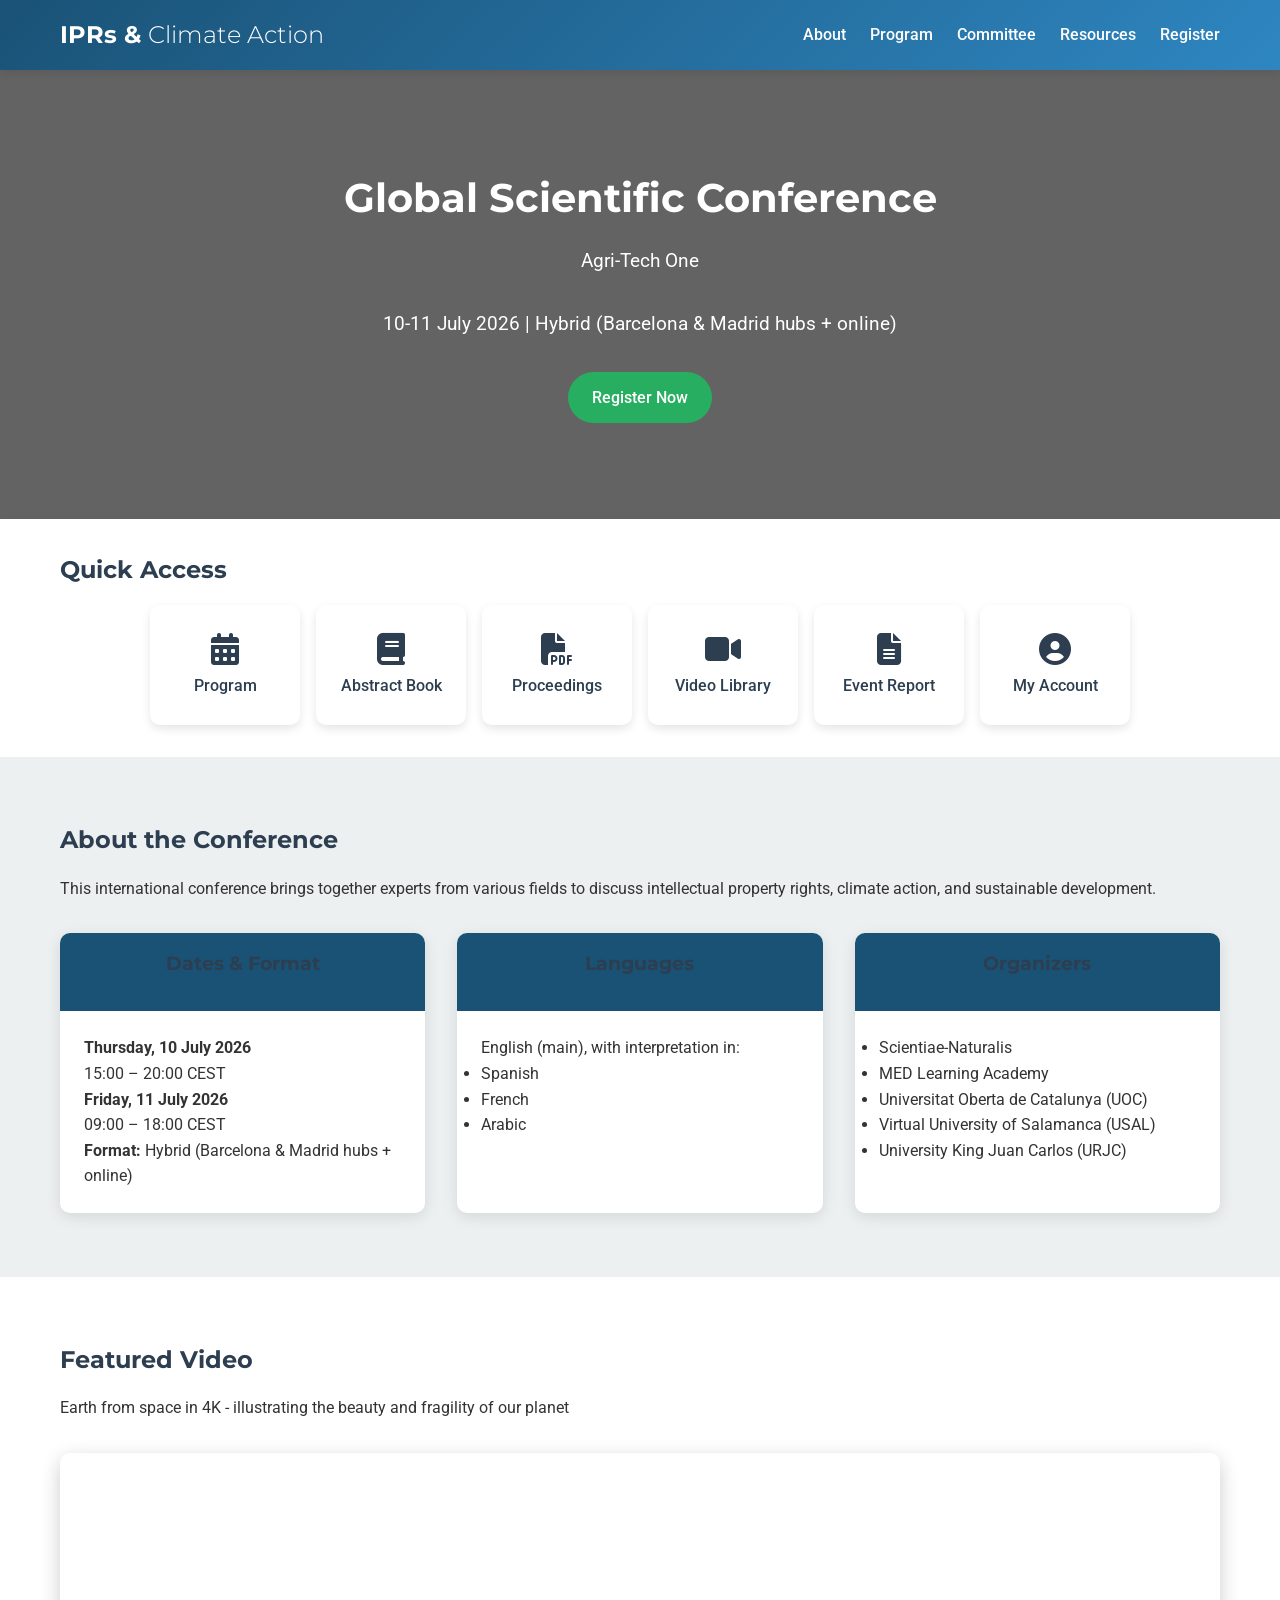
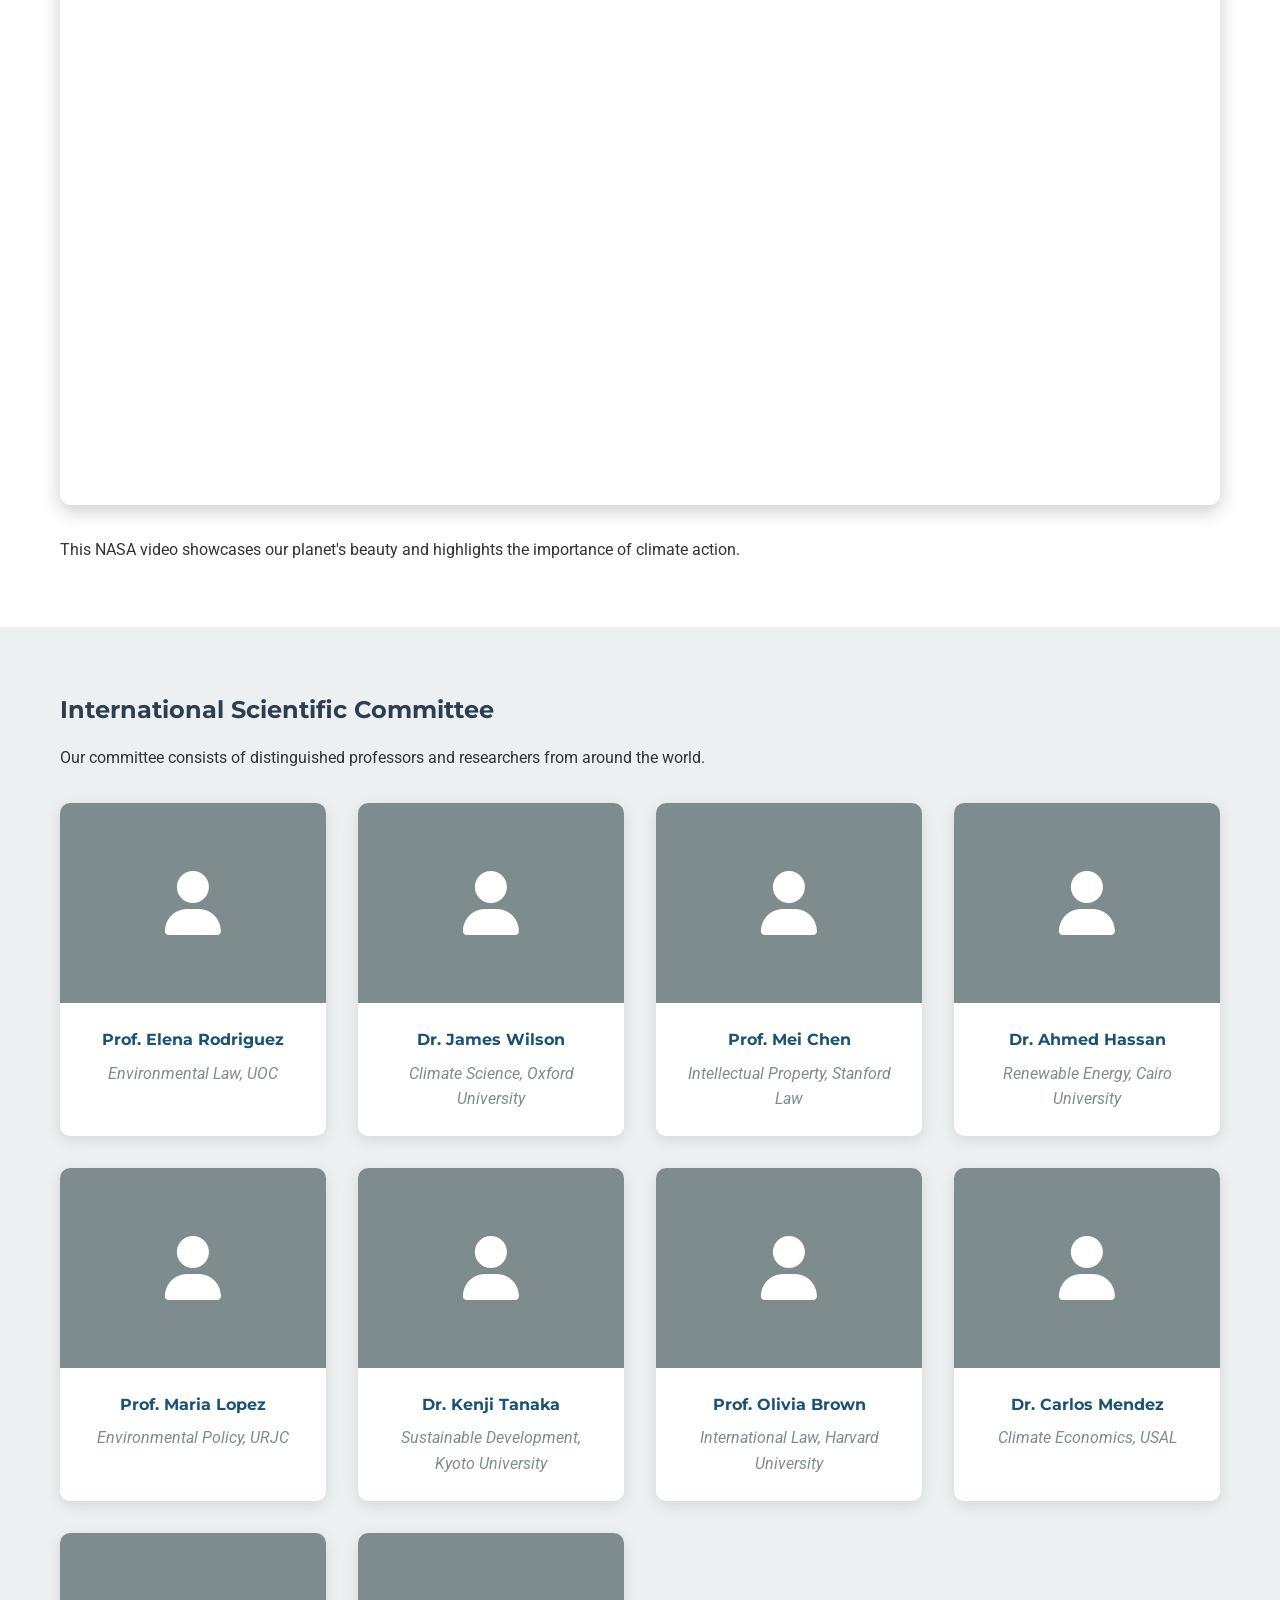
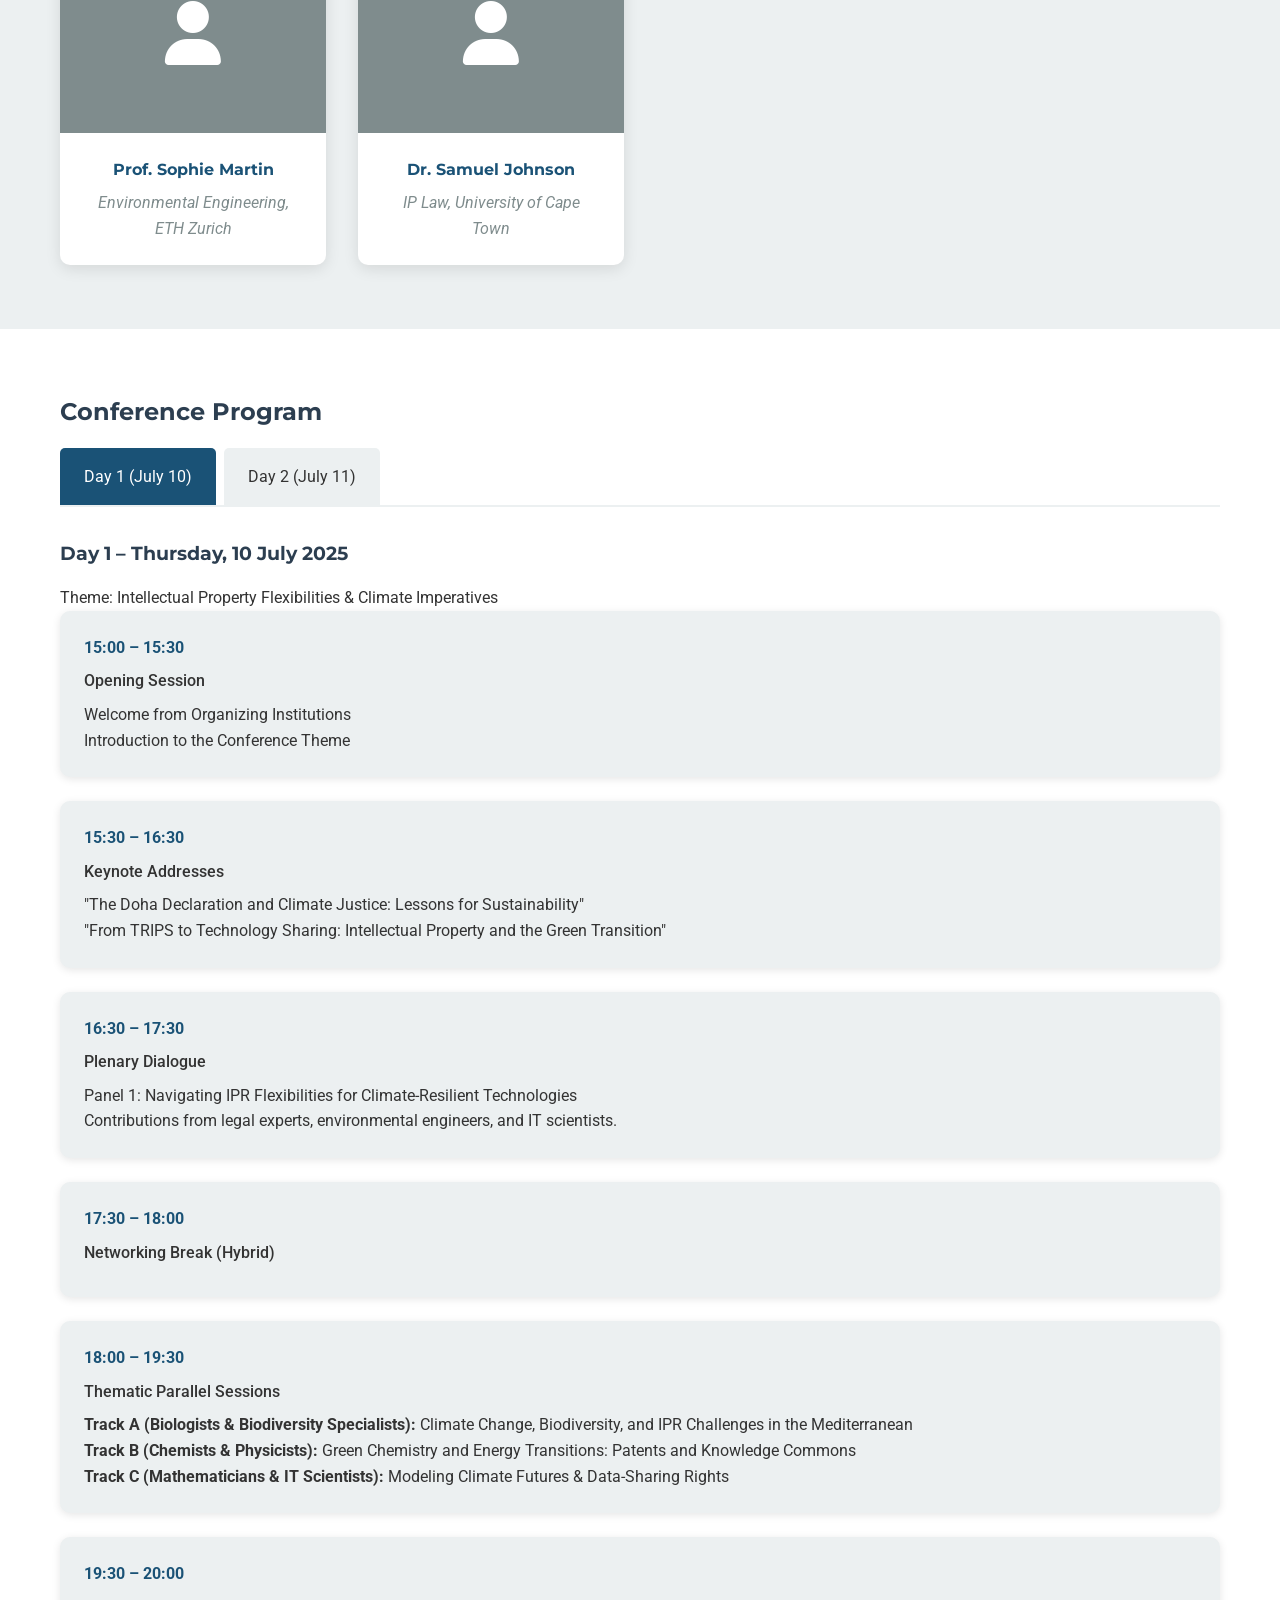
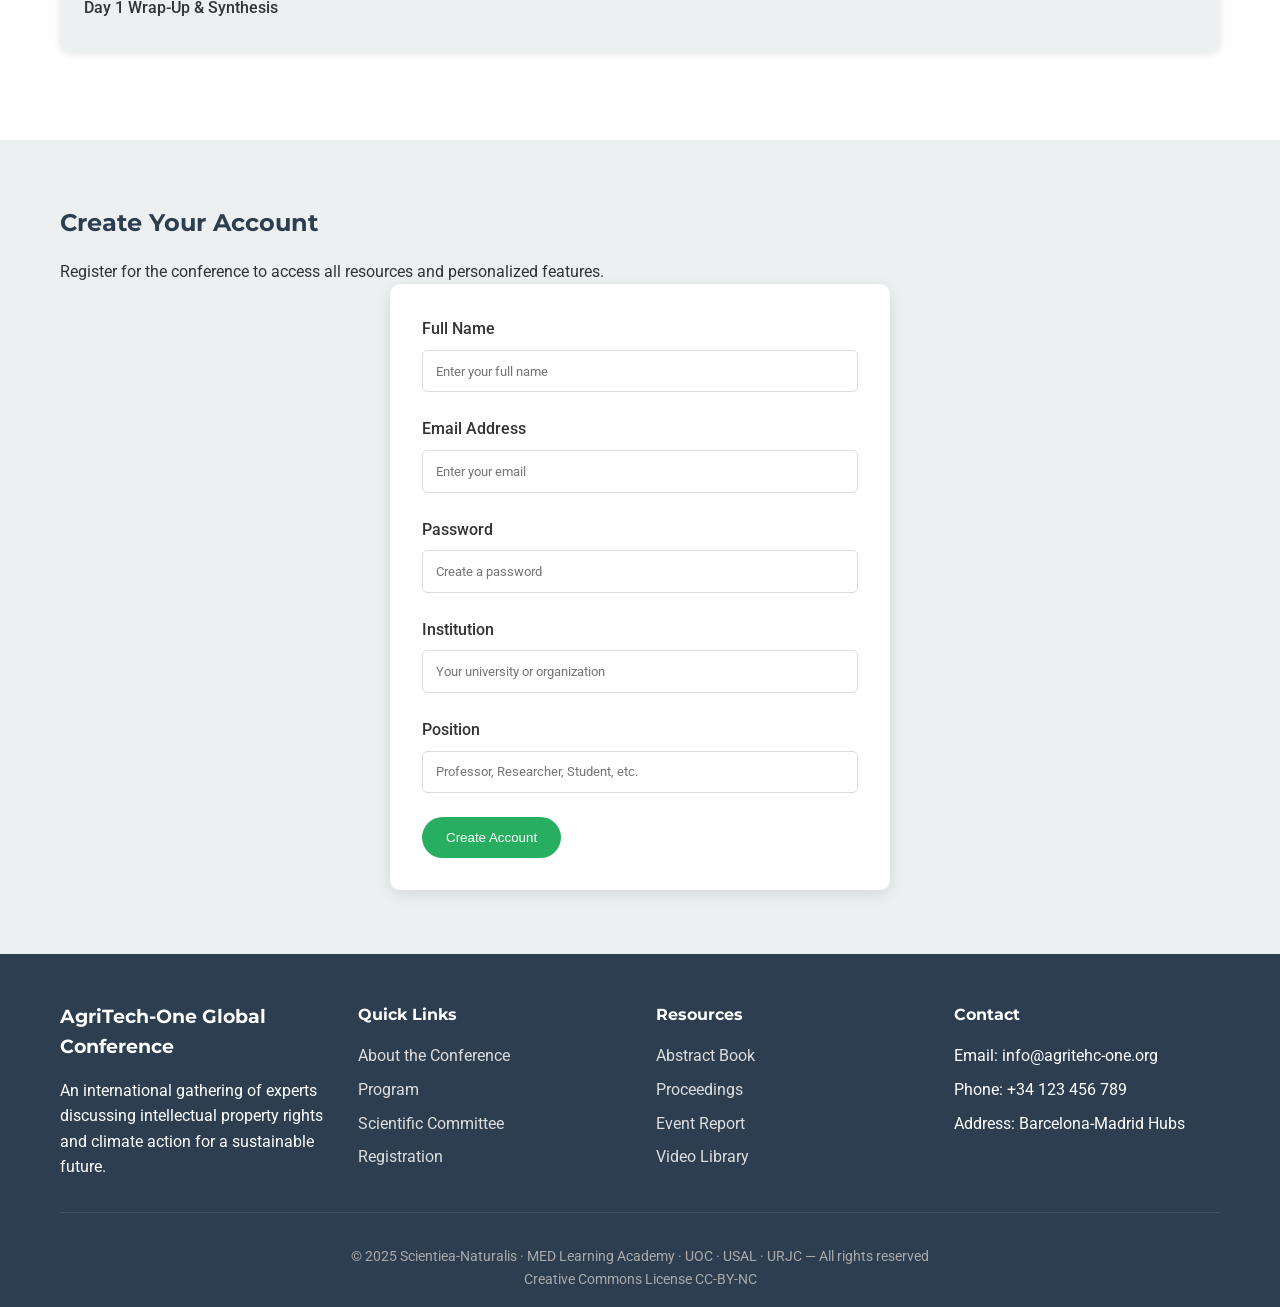
<file: index.html>
<!DOCTYPE html>
<html lang="en">
<head>
    <meta charset="UTF-8">
    <meta name="viewport" content="width=device-width, initial-scale=1.0">
    <title>Global Scientific Conference AgrTech-One </title>
    <link rel="stylesheet" href="https://cdnjs.cloudflare.com/ajax/libs/font-awesome/6.4.0/css/all.min.css">
    <link href="https://fonts.googleapis.com/css2?family=Roboto:wght@300;400;500;700&family=Montserrat:wght@400;500;700&display=swap" rel="stylesheet">
    <style>
        :root {
            --primary: #1a5276;
            --secondary: #2e86c1;
            --accent: #27ae60;
            --light: #ecf0f1;
            --dark: #2c3e50;
            --gray: #7f8c8d;
        }
        
        * {
            margin: 0;
            padding: 0;
            box-sizing: border-box;
        }
        
        body {
            font-family: 'Roboto', sans-serif;
            line-height: 1.6;
            color: #333;
            background-color: #f9f9f9;
        }
        
        h1, h2, h3, h4, h5 {
            font-family: 'Montserrat', sans-serif;
            margin-bottom: 1rem;
            color: var(--dark);
        }
        
        .container {
            width: 100%;
            max-width: 1200px;
            margin: 0 auto;
            padding: 0 20px;
        }
        
        /* Header Styles */
        header {
            background: linear-gradient(135deg, var(--primary), var(--secondary));
            color: white;
            padding: 1rem 0;
            position: sticky;
            top: 0;
            z-index: 1000;
            box-shadow: 0 2px 10px rgba(0, 0, 0, 0.1);
        }
        
        .header-content {
            display: flex;
            justify-content: space-between;
            align-items: center;
        }
        
        .logo {
            display: flex;
            align-items: center;
        }
        
        .logo h1 {
            font-size: 1.5rem;
            color: white;
            margin: 0;
        }
        
        .logo span {
            font-weight: 300;
        }
        
        nav ul {
            display: flex;
            list-style: none;
        }
        
        nav ul li {
            margin-left: 1.5rem;
        }
        
        nav ul li a {
            color: white;
            text-decoration: none;
            font-weight: 500;
            transition: color 0.3s;
            padding: 0.5rem 0;
            position: relative;
        }
        
        nav ul li a:after {
            content: '';
            position: absolute;
            width: 0;
            height: 2px;
            bottom: 0;
            left: 0;
            background-color: white;
            transition: width 0.3s;
        }
        
        nav ul li a:hover:after {
            width: 100%;
        }
        
        .mobile-menu-btn {
            display: none;
            background: none;
            border: none;
            color: white;
            font-size: 1.5rem;
            cursor: pointer;
        }
        
        /* Hero Section */
        .hero {
            background: url('https://images.unsplash.com/photo-1518837695005-2083093ee35b?ixlib=rb-4.0.3&ixid=M3wxMjA3fDB8MHxwaG90by1wYWdlfHx8fGVufDB8fHx8fA%3D%3D&auto=format&fit=crop&w=1920&q=80') no-repeat center center/cover;
            color: white;
            padding: 6rem 0;
            text-align: center;
            position: relative;
        }
        
        .hero:before {
            content: '';
            position: absolute;
            top: 0;
            left: 0;
            width: 100%;
            height: 100%;
            background: rgba(0, 0, 0, 0.6);
        }
        
        .hero-content {
            position: relative;
            z-index: 1;
        }
        
        .hero h2 {
            font-size: 2.5rem;
            margin-bottom: 1rem;
            color: white;
        }
        
        .hero p {
            font-size: 1.2rem;
            max-width: 800px;
            margin: 0 auto 2rem;
        }
        
        .btn {
            display: inline-block;
            background: var(--accent);
            color: white;
            padding: 0.8rem 1.5rem;
            border-radius: 50px;
            text-decoration: none;
            font-weight: 500;
            transition: all 0.3s;
            border: none;
            cursor: pointer;
        }
        
        .btn:hover {
            background: #219653;
            transform: translateY(-3px);
            box-shadow: 0 4px 10px rgba(0, 0, 0, 0.2);
        }
        
        /* Quick Access Buttons */
        .quick-access {
            padding: 2rem 0;
            background: white;
            box-shadow: 0 2px 15px rgba(0, 0, 0, 0.05);
        }
        
        .access-buttons {
            display: flex;
            justify-content: center;
            flex-wrap: wrap;
            gap: 1rem;
        }
        
        .access-btn {
            display: flex;
            flex-direction: column;
            align-items: center;
            justify-content: center;
            width: 150px;
            height: 120px;
            background: white;
            border-radius: 10px;
            box-shadow: 0 4px 10px rgba(0, 0, 0, 0.1);
            text-decoration: none;
            color: var(--dark);
            transition: all 0.3s;
        }
        
        .access-btn:hover {
            transform: translateY(-5px);
            box-shadow: 0 8px 15px rgba(0, 0, 0, 0.15);
            color: var(--primary);
        }
        
        .access-btn i {
            font-size: 2rem;
            margin-bottom: 0.5rem;
        }
        
        .access-btn span {
            font-weight: 500;
            text-align: center;
        }
        
        /* Conference Info */
        .conference-info {
            padding: 4rem 0;
            background: var(--light);
        }
        
        .info-grid {
            display: grid;
            grid-template-columns: repeat(auto-fit, minmax(300px, 1fr));
            gap: 2rem;
            margin-top: 2rem;
        }
        
        .info-card {
            background: white;
            border-radius: 10px;
            overflow: hidden;
            box-shadow: 0 4px 15px rgba(0, 0, 0, 0.1);
            transition: transform 0.3s;
        }
        
        .info-card:hover {
            transform: translateY(-5px);
        }
        
        .info-card-header {
            background: var(--primary);
            color: white;
            padding: 1rem;
            text-align: center;
        }
        
        .info-card-body {
            padding: 1.5rem;
        }
        
        /* Video Section */
        .video-section {
            padding: 4rem 0;
            background: white;
        }
        
        .video-container {
            position: relative;
            padding-bottom: 56.25%;
            height: 0;
            overflow: hidden;
            max-width: 100%;
            margin: 2rem auto;
            border-radius: 10px;
            box-shadow: 0 6px 20px rgba(0, 0, 0, 0.2);
        }
        
        .video-container iframe {
            position: absolute;
            top: 0;
            left: 0;
            width: 100%;
            height: 100%;
            border: none;
        }
        
        /* Scientific Committee */
        .committee {
            padding: 4rem 0;
            background: var(--light);
        }
        
        .committee-grid {
            display: grid;
            grid-template-columns: repeat(auto-fit, minmax(250px, 1fr));
            gap: 2rem;
            margin-top: 2rem;
        }
        
        .member-card {
            background: white;
            border-radius: 10px;
            overflow: hidden;
            box-shadow: 0 4px 15px rgba(0, 0, 0, 0.1);
            text-align: center;
            transition: transform 0.3s;
        }
        
        .member-card:hover {
            transform: translateY(-5px);
        }
        
        .member-img {
            width: 100%;
            height: 200px;
            background: var(--gray);
            display: flex;
            align-items: center;
            justify-content: center;
            color: white;
            font-size: 4rem;
        }
        
        .member-info {
            padding: 1.5rem;
        }
        
        .member-info h4 {
            color: var(--primary);
            margin-bottom: 0.5rem;
        }
        
        .member-info p {
            color: var(--gray);
            font-style: italic;
        }
        
        /* Program Section */
        .program {
            padding: 4rem 0;
            background: white;
        }
        
        .program-tabs {
            display: flex;
            flex-wrap: wrap;
            margin-bottom: 2rem;
            border-bottom: 2px solid var(--light);
        }
        
        .program-tab {
            padding: 1rem 1.5rem;
            background: var(--light);
            cursor: pointer;
            margin-right: 0.5rem;
            border-top-left-radius: 5px;
            border-top-right-radius: 5px;
            transition: all 0.3s;
        }
        
        .program-tab.active {
            background: var(--primary);
            color: white;
        }
        
        .program-content {
            display: none;
        }
        
        .program-content.active {
            display: block;
        }
        
        .program-item {
            margin-bottom: 1.5rem;
            padding: 1.5rem;
            background: var(--light);
            border-radius: 10px;
            box-shadow: 0 2px 8px rgba(0, 0, 0, 0.1);
        }
        
        .program-time {
            font-weight: 700;
            color: var(--primary);
            margin-bottom: 0.5rem;
        }
        
        .program-title {
            font-weight: 500;
            margin-bottom: 0.5rem;
        }
        
        /* User Account Section */
        .user-account {
            padding: 4rem 0;
            background: var(--light);
        }
        
        .account-form {
            max-width: 500px;
            margin: 0 auto;
            background: white;
            padding: 2rem;
            border-radius: 10px;
            box-shadow: 0 4px 15px rgba(0, 0, 0, 0.1);
        }
        
        .form-group {
            margin-bottom: 1.5rem;
        }
        
        .form-group label {
            display: block;
            margin-bottom: 0.5rem;
            font-weight: 500;
        }
        
        .form-group input {
            width: 100%;
            padding: 0.8rem;
            border: 1px solid #ddd;
            border-radius: 5px;
            font-family: 'Roboto', sans-serif;
        }
        
        /* Footer */
        footer {
            background: var(--dark);
            color: white;
            padding: 3rem 0 1rem;
        }
        
        .footer-content {
            display: grid;
            grid-template-columns: repeat(auto-fit, minmax(250px, 1fr));
            gap: 2rem;
            margin-bottom: 2rem;
        }
        
        .footer-logo h3 {
            color: white;
            margin-bottom: 1rem;
        }
        
        .footer-links h4 {
            color: white;
            margin-bottom: 1rem;
        }
        
        .footer-links ul {
            list-style: none;
        }
        
        .footer-links ul li {
            margin-bottom: 0.5rem;
        }
        
        .footer-links ul li a {
            color: #ddd;
            text-decoration: none;
            transition: color 0.3s;
        }
        
        .footer-links ul li a:hover {
            color: white;
        }
        
        .copyright {
            text-align: center;
            padding-top: 2rem;
            border-top: 1px solid rgba(255, 255, 255, 0.1);
            color: #aaa;
            font-size: 0.9rem;
        }
        
        /* Responsive Styles */
        @media (max-width: 768px) {
            .header-content {
                flex-direction: column;
                text-align: center;
            }
            
            nav ul {
                margin-top: 1rem;
                flex-wrap: wrap;
                justify-content: center;
            }
            
            nav ul li {
                margin: 0 0.5rem 0.5rem;
            }
            
            .hero h2 {
                font-size: 2rem;
            }
            
            .hero p {
                font-size: 1rem;
            }
            
            .access-buttons {
                gap: 0.5rem;
            }
            
            .access-btn {
                width: 130px;
                height: 110px;
            }
            
            .program-tabs {
                flex-direction: column;
            }
            
            .program-tab {
                margin-bottom: 0.5rem;
                border-radius: 5px;
            }
        }
        
        @media (max-width: 480px) {
            .logo h1 {
                font-size: 1.2rem;
            }
            
            .hero {
                padding: 4rem 0;
            }
            
            .hero h2 {
                font-size: 1.8rem;
            }
            
            .access-btn {
                width: calc(50% - 1rem);
                height: 100px;
            }
            
            .access-btn i {
                font-size: 1.5rem;
            }
            
            .info-grid, .committee-grid {
                grid-template-columns: 1fr;
            }
        }
    </style>
</head>
<body>
    <!-- Header -->
    <header>
        <div class="container">
            <div class="header-content">
                <div class="logo">
                    <h1>IPRs & <span>Climate Action</span></h1>
                </div>
                <nav>
                    <ul>
                        <li><a href="#about">About</a></li>
                        <li><a href="#program">Program</a></li>
                        <li><a href="#committee">Committee</a></li>
                        <li><a href="#resources">Resources</a></li>
                        <li><a href="#register">Register</a></li>
                    </ul>
                </nav>
                <button class="mobile-menu-btn">
                    <i class="fas fa-bars"></i>
                </button>
            </div>
        </div>
    </header>

    <!-- Hero Section -->
    <section class="hero">
        <div class="container">
            <div class="hero-content">
                <h2>Global Scientific Conference</h2>
                <p>Agri-Tech One</p>
                <p>10-11 July 2026 | Hybrid (Barcelona & Madrid hubs + online)</p>
                <a href="#register" class="btn">Register Now</a>
            </div>
        </div>
    </section>

    <!-- Quick Access Buttons -->
    <section class="quick-access">
        <div class="container">
            <h2 class="text-center">Quick Access</h2>
            <div class="access-buttons">
                <a href="#program" class="access-btn">
                    <i class="fas fa-calendar-alt"></i>
                    <span>Program</span>
                </a>
                <a href="#" class="access-btn">
                    <i class="fas fa-book"></i>
                    <span>Abstract Book</span>
                </a>
                <a href="#" class="access-btn">
                    <i class="fas fa-file-pdf"></i>
                    <span>Proceedings</span>
                </a>
                <a href="#" class="access-btn">
                    <i class="fas fa-video"></i>
                    <span>Video Library</span>
                </a>
                <a href="#" class="access-btn">
                    <i class="fas fa-file-alt"></i>
                    <span>Event Report</span>
                </a>
                <a href="#register" class="access-btn">
                    <i class="fas fa-user-circle"></i>
                    <span>My Account</span>
                </a>
            </div>
        </div>
    </section>

    <!-- Conference Info -->
    <section id="about" class="conference-info">
        <div class="container">
            <h2 class="text-center">About the Conference</h2>
            <p class="text-center">This international conference brings together experts from various fields to discuss intellectual property rights, climate action, and sustainable development.</p>
            
            <div class="info-grid">
                <div class="info-card">
                    <div class="info-card-header">
                        <h3>Dates & Format</h3>
                    </div>
                    <div class="info-card-body">
                        <p><strong>Thursday, 10 July 2026</strong><br>15:00 – 20:00 CEST</p>
                        <p><strong>Friday, 11 July 2026</strong><br>09:00 – 18:00 CEST</p>
                        <p><strong>Format:</strong> Hybrid (Barcelona & Madrid hubs + online)</p>
                    </div>
                </div>
                
                <div class="info-card">
                    <div class="info-card-header">
                        <h3>Languages</h3>
                    </div>
                    <div class="info-card-body">
                        <p>English (main), with interpretation in:</p>
                        <ul>
                            <li>Spanish</li>
                            <li>French</li>
                            <li>Arabic</li>
                        </ul>
                    </div>
                </div>
                
                <div class="info-card">
                    <div class="info-card-header">
                        <h3>Organizers</h3>
                    </div>
                    <div class="info-card-body">
                        <ul>
                            <li>Scientiae-Naturalis</li>
                            <li>MED Learning Academy</li>
                            <li>Universitat Oberta de Catalunya (UOC)</li>
                            <li>Virtual University of Salamanca (USAL)</li>
                            <li>University King Juan Carlos (URJC)</li>
                        </ul>
                    </div>
                </div>
            </div>
        </div>
    </section>

    <!-- Video Section -->
    <section class="video-section">
        <div class="container">
            <h2 class="text-center">Featured Video</h2>
            <p class="text-center">Earth from space in 4K - illustrating the beauty and fragility of our planet</p>
            
            <div class="video-container">
                <iframe src="https://plus.nasa.gov/video/earth-from-space-in-4k/" allowfullscreen></iframe>
            </div>
            
            <p class="text-center">This NASA video showcases our planet's beauty and highlights the importance of climate action.</p>
        </div>
    </section>

    <!-- Scientific Committee -->
    <section id="committee" class="committee">
        <div class="container">
            <h2 class="text-center">International Scientific Committee</h2>
            <p class="text-center">Our committee consists of distinguished professors and researchers from around the world.</p>
            
            <div class="committee-grid">
                <div class="member-card">
                    <div class="member-img">
                        <i class="fas fa-user"></i>
                    </div>
                    <div class="member-info">
                        <h4>Prof. Elena Rodriguez</h4>
                        <p>Environmental Law, UOC</p>
                    </div>
                </div>
                
                <div class="member-card">
                    <div class="member-img">
                        <i class="fas fa-user"></i>
                    </div>
                    <div class="member-info">
                        <h4>Dr. James Wilson</h4>
                        <p>Climate Science, Oxford University</p>
                    </div>
                </div>
                
                <div class="member-card">
                    <div class="member-img">
                        <i class="fas fa-user"></i>
                    </div>
                    <div class="member-info">
                        <h4>Prof. Mei Chen</h4>
                        <p>Intellectual Property, Stanford Law</p>
                    </div>
                </div>
                
                <div class="member-card">
                    <div class="member-img">
                        <i class="fas fa-user"></i>
                    </div>
                    <div class="member-info">
                        <h4>Dr. Ahmed Hassan</h4>
                        <p>Renewable Energy, Cairo University</p>
                    </div>
                </div>
                
                <div class="member-card">
                    <div class="member-img">
                        <i class="fas fa-user"></i>
                    </div>
                    <div class="member-info">
                        <h4>Prof. Maria Lopez</h4>
                        <p>Environmental Policy, URJC</p>
                    </div>
                </div>
                
                <div class="member-card">
                    <div class="member-img">
                        <i class="fas fa-user"></i>
                    </div>
                    <div class="member-info">
                        <h4>Dr. Kenji Tanaka</h4>
                        <p>Sustainable Development, Kyoto University</p>
                    </div>
                </div>
                
                <div class="member-card">
                    <div class="member-img">
                        <i class="fas fa-user"></i>
                    </div>
                    <div class="member-info">
                        <h4>Prof. Olivia Brown</h4>
                        <p>International Law, Harvard University</p>
                    </div>
                </div>
                
                <div class="member-card">
                    <div class="member-img">
                        <i class="fas fa-user"></i>
                    </div>
                    <div class="member-info">
                        <h4>Dr. Carlos Mendez</h4>
                        <p>Climate Economics, USAL</p>
                    </div>
                </div>
                
                <div class="member-card">
                    <div class="member-img">
                        <i class="fas fa-user"></i>
                    </div>
                    <div class="member-info">
                        <h4>Prof. Sophie Martin</h4>
                        <p>Environmental Engineering, ETH Zurich</p>
                    </div>
                </div>
                
                <div class="member-card">
                    <div class="member-img">
                        <i class="fas fa-user"></i>
                    </div>
                    <div class="member-info">
                        <h4>Dr. Samuel Johnson</h4>
                        <p>IP Law, University of Cape Town</p>
                    </div>
                </div>
            </div>
        </div>
    </section>

    <!-- Program Section -->
    <section id="program" class="program">
        <div class="container">
            <h2 class="text-center">Conference Program</h2>
            
            <div class="program-tabs">
                <div class="program-tab active" data-day="day1">Day 1 (July 10)</div>
                <div class="program-tab" data-day="day2">Day 2 (July 11)</div>
            </div>
            
            <div class="program-content active" id="day1-content">
                <h3>Day 1 – Thursday, 10 July 2025</h3>
                <p>Theme: Intellectual Property Flexibilities & Climate Imperatives</p>
                
                <div class="program-item">
                    <div class="program-time">15:00 – 15:30</div>
                    <div class="program-title">Opening Session</div>
                    <p>Welcome from Organizing Institutions<br>Introduction to the Conference Theme</p>
                </div>
                
                <div class="program-item">
                    <div class="program-time">15:30 – 16:30</div>
                    <div class="program-title">Keynote Addresses</div>
                    <p>"The Doha Declaration and Climate Justice: Lessons for Sustainability"<br>
                    "From TRIPS to Technology Sharing: Intellectual Property and the Green Transition"</p>
                </div>
                
                <div class="program-item">
                    <div class="program-time">16:30 – 17:30</div>
                    <div class="program-title">Plenary Dialogue</div>
                    <p>Panel 1: Navigating IPR Flexibilities for Climate-Resilient Technologies<br>
                    Contributions from legal experts, environmental engineers, and IT scientists.</p>
                </div>
                
                <div class="program-item">
                    <div class="program-time">17:30 – 18:00</div>
                    <div class="program-title">Networking Break (Hybrid)</div>
                </div>
                
                <div class="program-item">
                    <div class="program-time">18:00 – 19:30</div>
                    <div class="program-title">Thematic Parallel Sessions</div>
                    <p><strong>Track A (Biologists & Biodiversity Specialists):</strong> Climate Change, Biodiversity, and IPR Challenges in the Mediterranean</p>
                    <p><strong>Track B (Chemists & Physicists):</strong> Green Chemistry and Energy Transitions: Patents and Knowledge Commons</p>
                    <p><strong>Track C (Mathematicians & IT Scientists):</strong> Modeling Climate Futures & Data-Sharing Rights</p>
                </div>
                
                <div class="program-item">
                    <div class="program-time">19:30 – 20:00</div>
                    <div class="program-title">Day 1 Wrap-Up & Synthesis</div>
                </div>
            </div>
            
            <div class="program-content" id="day2-content">
                <h3>Day 2 – Friday, 11 July 2025</h3>
                <p>Theme: Regional Cooperation, Science, and Technology Transfer</p>
                
                <div class="program-item">
                    <div class="program-time">09:00 – 09:30</div>
                    <div class="program-title">Morning Keynote</div>
                    <p>"Climate Action through Scientific Collaboration: Iberia & North Africa"</p>
                </div>
                
                <div class="program-item">
                    <div class="program-time">09:30 – 11:00</div>
                    <div class="program-title">Plenary Panel</div>
                    <p>Panel 2: Bridging Science and Policy – From Laboratories to Climate Agreements<br>
                    Interdisciplinary interventions (biologists, physicists, chemists, environmental engineers).</p>
                </div>
                
                <div class="program-item">
                    <div class="program-time">11:00 – 11:30</div>
                    <div class="program-title">Coffee Break</div>
                </div>
                
                <div class="program-item">
                    <div class="program-time">11:30 – 13:00</div>
                    <div class="program-title">Thematic Parallel Sessions</div>
                    <p><strong>Track A (Legal & Policy Focus):</strong> IPR Flexibilities in Renewable Energy & Water Technologies</p>
                    <p><strong>Track B (Scientific Focus):</strong> Frontiers of Carbon Capture, Storage, and Clean Tech</p>
                    <p><strong>Track C (Regional Cooperation):</strong> Mediterranean Innovation Networks: Spain, Portugal & North Africa</p>
                </div>
                
                <div class="program-item">
                    <div class="program-time">13:00 – 14:30</div>
                    <div class="program-title">Lunch Break</div>
                </div>
                
                <div class="program-item">
                    <div class="program-time">14:30 – 16:00</div>
                    <div class="program-title">Special Roundtable</div>
                    <p>Young Researchers Forum – PhD Students from Euro-Mediterranean Universities<br>
                    (Interactive session for emerging scholars to present posters and lightning talks).</p>
                </div>
                
                <div class="program-item">
                    <div class="program-time">16:00 – 16:30</div>
                    <div class="program-title">Break</div>
                </div>
                
                <div class="program-item">
                    <div class="program-time">16:30 – 17:30</div>
                    <div class="program-title">High-Level Closing Panel</div>
                    <p>“Towards a Sustainable Future: Integrating IPR Flexibilities, Scientific Innovation, and Regional Cooperation”</p>
                </div>
                
                <div class="program-item">
                    <div class="program-time">17:30 – 18:00</div>
                    <div class="program-title">Closing Remarks & Adoption of the "Barcelona-Madrid Declaration on IPRs and Climate Action"</div>
                </div>
            </div>
        </div>
    </section>

    <!-- User Account Section -->
    <section id="register" class="user-account">
        <div class="container">
            <h2 class="text-center">Create Your Account</h2>
            <p class="text-center">Register for the conference to access all resources and personalized features.</p>
            
            <div class="account-form">
                <form id="registration-form">
                    <div class="form-group">
                        <label for="name">Full Name</label>
                        <input type="text" id="name" placeholder="Enter your full name" required>
                    </div>
                    
                    <div class="form-group">
                        <label for="email">Email Address</label>
                        <input type="email" id="email" placeholder="Enter your email" required>
                    </div>
                    
                    <div class="form-group">
                        <label for="password">Password</label>
                        <input type="password" id="password" placeholder="Create a password" required>
                    </div>
                    
                    <div class="form-group">
                        <label for="institution">Institution</label>
                        <input type="text" id="institution" placeholder="Your university or organization">
                    </div>
                    
                    <div class="form-group">
                        <label for="position">Position</label>
                        <input type="text" id="position" placeholder="Professor, Researcher, Student, etc.">
                    </div>
                    
                    <button type="submit" class="btn">Create Account</button>
                </form>
            </div>
        </div>
    </section>

    <!-- Footer -->
    <footer>
        <div class="container">
            <div class="footer-content">
                <div class="footer-logo">
                    <h3>AgriTech-One Global Conference</h3>
                    <p>An international gathering of experts discussing intellectual property rights and climate action for a sustainable future.</p>
                </div>
                
                <div class="footer-links">
                    <h4>Quick Links</h4>
                    <ul>
                        <li><a href="#about">About the Conference</a></li>
                        <li><a href="#program">Program</a></li>
                        <li><a href="#committee">Scientific Committee</a></li>
                        <li><a href="#register">Registration</a></li>
                    </ul>
                </div>
                
                <div class="footer-links">
                    <h4>Resources</h4>
                    <ul>
                        <li><a href="#">Abstract Book</a></li>
                        <li><a href="#">Proceedings</a></li>
                        <li><a href="#">Event Report</a></li>
                        <li><a href="#">Video Library</a></li>
                    </ul>
                </div>
                
                <div class="footer-links">
                    <h4>Contact</h4>
                    <ul>
                        <li>Email: info@agritehc-one.org</li>
                        <li>Phone: +34 123 456 789</li>
                        <li>Address: Barcelona-Madrid Hubs</li>
                    </ul>
                </div>
            </div>
            
            <div class="copyright">
                <p>© 2025 Scientiea-Naturalis · MED Learning Academy · UOC · USAL · URJC — All rights reserved</p>
                <p>Creative Commons License CC-BY-NC</p>
            </div>
        </div>
    </footer>

    <script>
        // Program Tabs
        const programTabs = document.querySelectorAll('.program-tab');
        const programContents = document.querySelectorAll('.program-content');
        
        programTabs.forEach(tab => {
            tab.addEventListener('click', () => {
                const target = tab.getAttribute('data-day');
                
                // Remove active class from all tabs and contents
                programTabs.forEach(t => t.classList.remove('active'));
                programContents.forEach(c => c.classList.remove('active'));
                
                // Add active class to clicked tab and corresponding content
                tab.classList.add('active');
                document.getElementById(`${target}-content`).classList.add('active');
            });
        });
        
        // Mobile Menu Toggle
        const mobileMenuBtn = document.querySelector('.mobile-menu-btn');
        const nav = document.querySelector('nav ul');
        
        mobileMenuBtn.addEventListener('click', () => {
            nav.style.display = nav.style.display === 'flex' ? 'none' : 'flex';
        });
        
        // Responsive adjustment for mobile menu
        window.addEventListener('resize', () => {
            if (window.innerWidth > 768) {
                nav.style.display = 'flex';
            } else {
                nav.style.display = 'none';
            }
        });
        
        // Form Submission
        const registrationForm = document.getElementById('registration-form');
        
        registrationForm.addEventListener('submit', (e) => {
            e.preventDefault();
            alert('Thank you for registering! You will receive a confirmation email shortly.');
            registrationForm.reset();
        });
    </script>
</body>

</html>
</file>
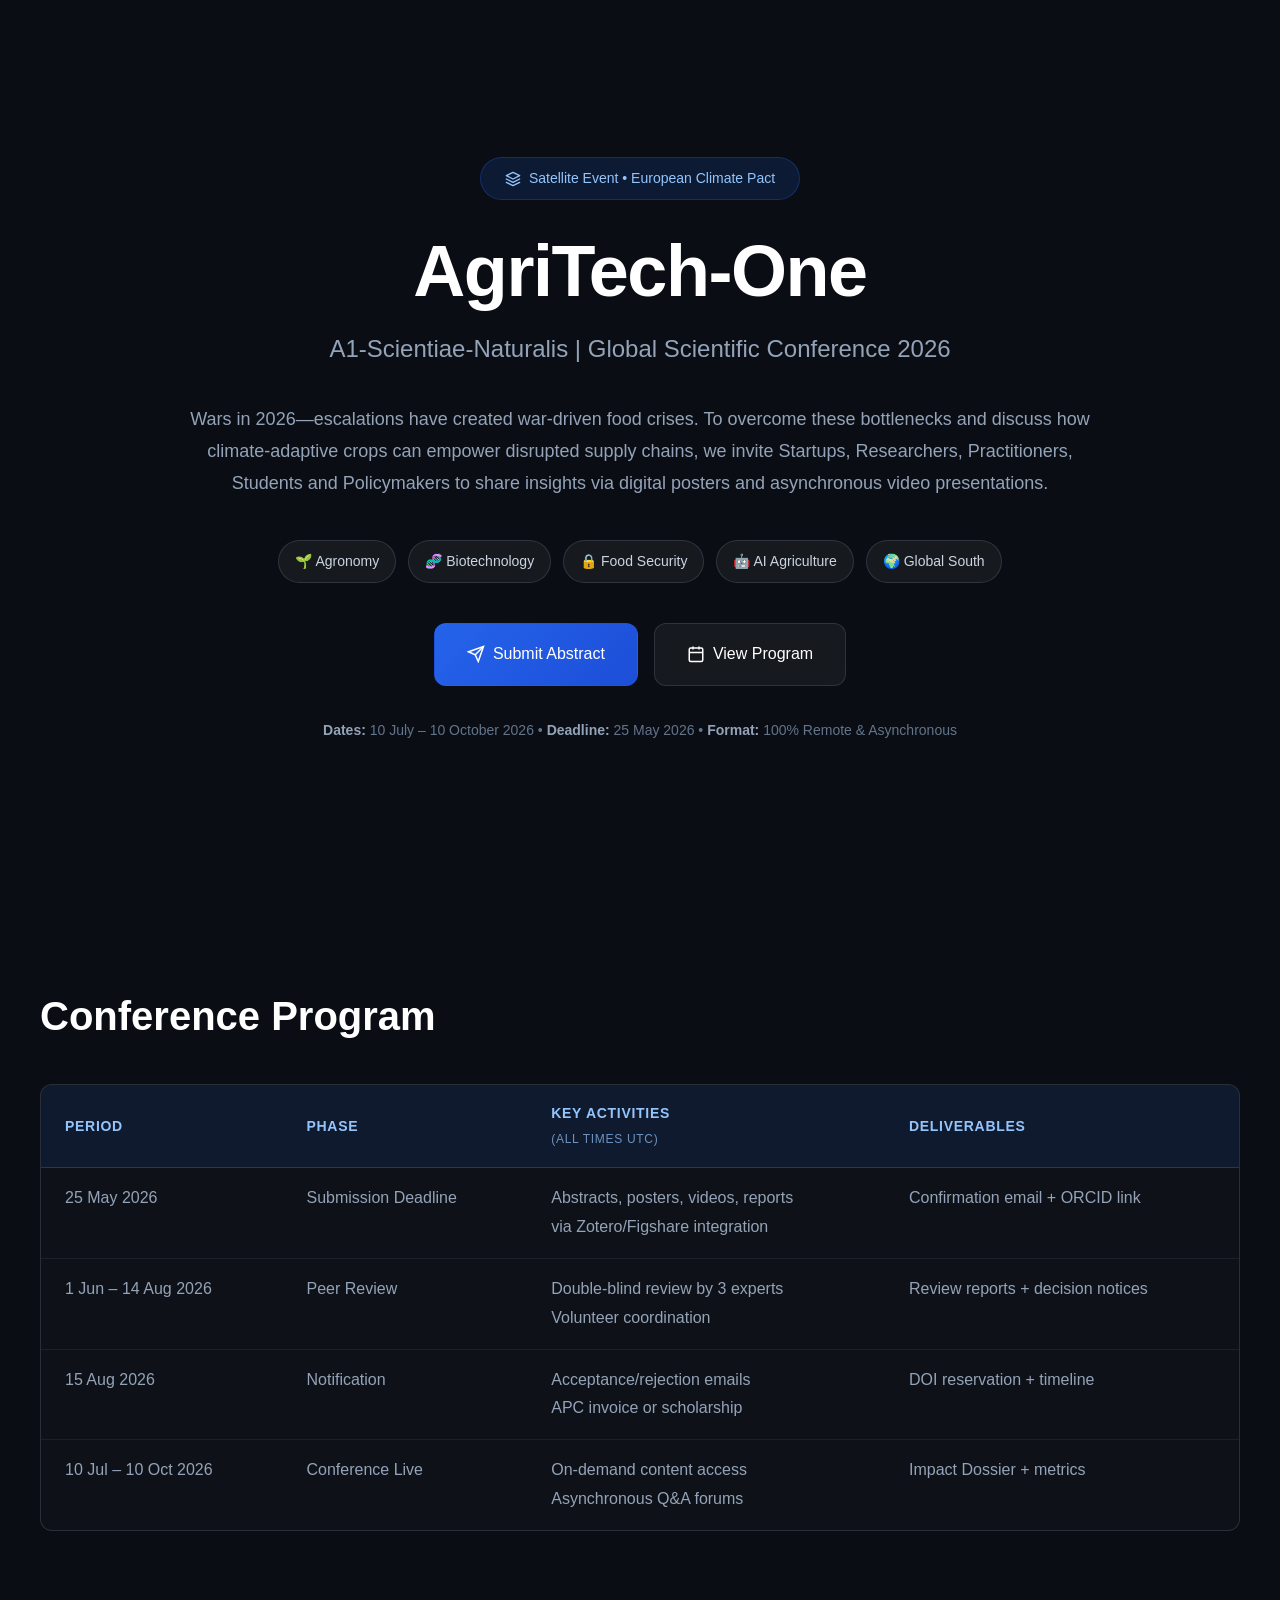
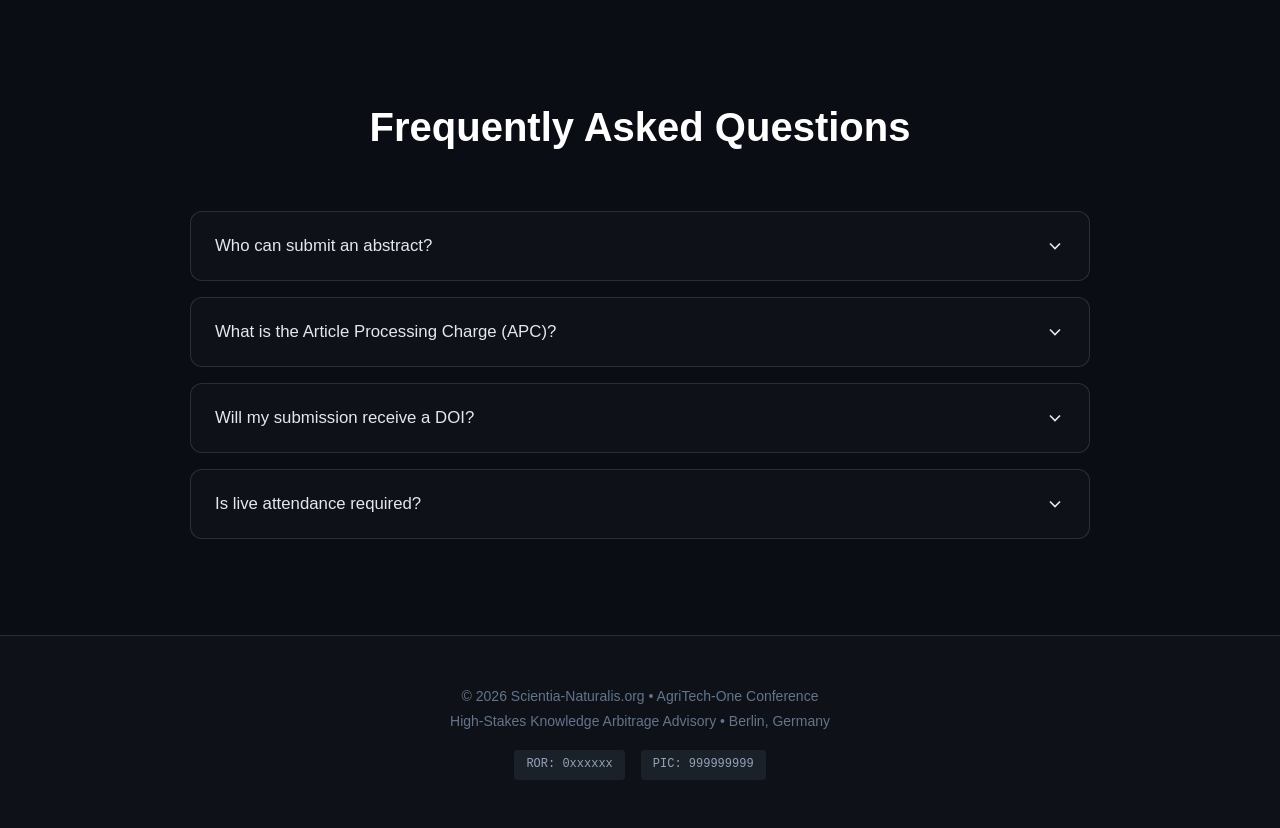
<file: Insert video in hero.html>
<!DOCTYPE html>
<html lang="en">
<head>
  <meta charset="UTF-8">
  <meta name="viewport" content="width=device-width, initial-scale=1.0">
  <title>AgriTech-One | A1-Scientiae-Naturalis | International Scientific Conference 2026</title>
  
  <style>
    * {
      margin: 0;
      padding: 0;
      box-sizing: border-box;
    }

    body {
      font-family: -apple-system, BlinkMacSystemFont, 'Segoe UI', Roboto, 'Helvetica Neue', Arial, sans-serif;
      background: #0a0e14;
      color: #e5e7eb;
      line-height: 1.8;
      overflow-x: hidden;
    }

    /* HERO SECTION WITH YOUTUBE VIDEO */
    .hero {
      position: relative;
      min-height: 100vh;
      display: flex;
      align-items: center;
      justify-content: center;
      padding: 80px 32px;
      overflow: hidden;
    }

    /* Video Container - MUST be positioned correctly */
    .hero-video-wrapper {
      position: fixed;
      top: 0;
      left: 0;
      width: 100%;
      height: 100%;
      z-index: 0;
      overflow: hidden;
      background: #0a0e14;
    }

    /* YouTube Iframe Background */
    .hero-youtube-bg {
      position: absolute;
      top: 50%;
      left: 50%;
      min-width: 100%;
      min-height: 100%;
      width: 177.77vh; /* 16:9 aspect ratio */
      height: 56.25vw;
      transform: translate(-50%, -50%);
      pointer-events: none;
      z-index: 1;
    }

    /* Dark Overlay - Adjust opacity so video shows through */
    .hero-video-overlay {
      position: absolute;
      top: 0;
      left: 0;
      width: 100%;
      height: 100%;
      background: rgba(10, 14, 20, 0.75);
      z-index: 2;
      pointer-events: none;
    }

    /* Hero Content - Must be above video */
    .hero-content {
      position: relative;
      z-index: 3;
      max-width: 1200px;
      text-align: center;
      margin: 0 auto;
    }

    .hero-badge {
      display: inline-flex;
      align-items: center;
      gap: 8px;
      padding: 8px 24px;
      background: rgba(37, 99, 235, 0.15);
      border: 0.5px solid rgba(37, 99, 235, 0.3);
      border-radius: 9999px;
      font-size: 0.875rem;
      color: #93c5fd;
      margin-bottom: 32px;
      backdrop-filter: blur(8px);
    }

    .hero h1 {
      font-size: clamp(2.5rem, 6vw, 4.5rem);
      font-weight: 700;
      line-height: 1.1;
      margin-bottom: 16px;
      color: #ffffff;
      letter-spacing: -0.02em;
    }

    .hero-subtitle {
      font-size: clamp(1.125rem, 2.5vw, 1.5rem);
      color: #94a3b8;
      margin-bottom: 32px;
      font-weight: 400;
    }

    .hero-description {
      font-size: clamp(1rem, 1.5vw, 1.125rem);
      line-height: 1.8;
      color: #94a3b8;
      max-width: 900px;
      margin: 0 auto 40px;
    }

    .hero-tags {
      display: flex;
      flex-wrap: wrap;
      gap: 12px;
      justify-content: center;
      margin-bottom: 40px;
    }

    .tag {
      display: inline-flex;
      align-items: center;
      gap: 8px;
      padding: 8px 16px;
      background: rgba(255, 255, 255, 0.05);
      border: 0.5px solid rgba(148, 163, 184, 0.2);
      border-radius: 9999px;
      font-size: 0.875rem;
      color: #cbd5e1;
    }

    .hero-buttons {
      display: flex;
      gap: 16px;
      justify-content: center;
      flex-wrap: wrap;
      margin-bottom: 32px;
    }

    .btn {
      display: inline-flex;
      align-items: center;
      gap: 8px;
      padding: 16px 32px;
      border-radius: 12px;
      font-weight: 500;
      text-decoration: none;
      transition: all 400ms cubic-bezier(0.23, 1, 0.32, 1);
      border: 0.5px solid rgba(148, 163, 184, 0.2);
      cursor: pointer;
    }

    .btn-primary {
      background: linear-gradient(135deg, #2563eb, #1d4ed8);
      color: #ffffff;
      border-color: transparent;
    }

    .btn-primary:hover {
      transform: translateY(-2px);
      box-shadow: 0 8px 24px rgba(37, 99, 235, 0.4);
    }

    .btn-secondary {
      background: rgba(255, 255, 255, 0.05);
      color: #ffffff;
      backdrop-filter: blur(8px);
    }

    .btn-secondary:hover {
      background: rgba(255, 255, 255, 0.1);
      transform: translateY(-2px);
    }

    .hero-dates {
      font-size: 0.875rem;
      color: #64748b;
    }

    .hero-dates strong {
      color: #94a3b8;
    }

    /* Mobile Responsiveness */
    @media (max-width: 768px) {
      .hero {
        padding: 64px 16px;
      }

      .hero-youtube-bg {
        width: 100%;
        height: 100%;
        min-width: 100%;
        min-height: 100%;
      }

      .hero-buttons {
        flex-direction: column;
        align-items: center;
      }

      .btn {
        width: 100%;
        max-width: 280px;
        justify-content: center;
      }
    }

    /* Section styling */
    .section {
      position: relative;
      z-index: 1;
      padding: 80px 32px;
      background: #0a0e14;
    }

    .container {
      max-width: 1200px;
      margin: 0 auto;
    }

    h2 {
      font-size: clamp(1.5rem, 4vw, 2.5rem);
      margin-bottom: 32px;
      color: #ffffff;
    }

    /* Plain HTML Table for Program */
    .program-table {
      width: 100%;
      border-collapse: separate;
      border-spacing: 0;
      border: 0.5px solid rgba(148, 163, 184, 0.2);
      border-radius: 12px;
      overflow: hidden;
      background: rgba(255, 255, 255, 0.02);
    }

    .program-table thead {
      background: rgba(37, 99, 235, 0.1);
    }

    .program-table th {
      padding: 16px 24px;
      text-align: left;
      font-weight: 600;
      color: #93c5fd;
      border-bottom: 0.5px solid rgba(148, 163, 184, 0.2);
      font-size: 0.875rem;
      text-transform: uppercase;
      letter-spacing: 0.05em;
    }

    .program-table td {
      padding: 16px 24px;
      border-bottom: 0.5px solid rgba(148, 163, 184, 0.1);
      color: #94a3b8;
      vertical-align: top;
    }

    .program-table tbody tr:last-child td {
      border-bottom: none;
    }

    .program-table tbody tr:hover {
      background: rgba(37, 99, 235, 0.05);
    }

    /* FAQ Section */
    .faq-section {
      padding: 80px 32px;
      background: #0a0e14;
      position: relative;
      z-index: 1;
    }

    .faq-container {
      max-width: 900px;
      margin: 0 auto;
    }

    .faq-item {
      margin-bottom: 16px;
      border: 0.5px solid rgba(148, 163, 184, 0.2);
      border-radius: 12px;
      overflow: hidden;
      background: rgba(255, 255, 255, 0.02);
    }

    .faq-question {
      width: 100%;
      padding: 24px;
      background: transparent;
      border: none;
      text-align: left;
      font-size: 1.05rem;
      font-weight: 500;
      color: #e5e7eb;
      cursor: pointer;
      display: flex;
      justify-content: space-between;
      align-items: center;
      transition: all 400ms cubic-bezier(0.23, 1, 0.32, 1);
    }

    .faq-question:hover {
      color: #93c5fd;
    }

    .faq-icon {
      transition: transform 400ms cubic-bezier(0.23, 1, 0.32, 1);
    }

    .faq-item.active .faq-icon {
      transform: rotate(180deg);
    }

    .faq-answer {
      max-height: 0;
      overflow: hidden;
      transition: max-height 400ms cubic-bezier(0.23, 1, 0.32, 1), padding 400ms cubic-bezier(0.23, 1, 0.32, 1);
    }

    .faq-item.active .faq-answer {
      padding: 0 24px 24px;
      max-height: 500px;
    }

    .faq-answer p {
      color: #94a3b8;
      line-height: 1.8;
    }

    /* Footer */
    .footer {
      padding: 48px 32px;
      border-top: 0.5px solid rgba(148, 163, 184, 0.2);
      background: rgba(255, 255, 255, 0.02);
      position: relative;
      z-index: 1;
    }

    .footer-content {
      max-width: 1200px;
      margin: 0 auto;
      text-align: center;
      color: #64748b;
      font-size: 0.875rem;
    }

    .footer-identifiers {
      display: flex;
      justify-content: center;
      gap: 16px;
      margin-top: 16px;
      flex-wrap: wrap;
    }

    .identifier-badge {
      padding: 4px 12px;
      background: rgba(148, 163, 184, 0.1);
      border-radius: 4px;
      font-family: monospace;
      font-size: 0.75rem;
      color: #94a3b8;
    }
  </style>
</head>
<body>

  <!-- HERO SECTION WITH YOUTUBE VIDEO BACKGROUND -->
  <section class="hero">
    <!-- Video Wrapper -->
    <div class="hero-video-wrapper">
      <!-- YouTube Iframe -->
      <iframe 
        class="hero-youtube-bg"
        src="https://www.youtube.com/embed/eEH2TvJRsa4?autoplay=1&mute=1&loop=1&playlist=eEH2TvJRsa4&controls=0&showinfo=0&rel=0&modestbranding=1&playsinline=1&enablejsapi=1"
        title="Conference Background Video"
        frameborder="0"
        allow="accelerometer; autoplay; clipboard-write; encrypted-media; gyroscope; picture-in-picture; web-share"
        allowfullscreen>
      </iframe>
      <!-- Overlay -->
      <div class="hero-video-overlay"></div>
    </div>

    <!-- Hero Content -->
    <div class="hero-content">
      <div class="hero-badge">
        <svg width="16" height="16" viewBox="0 0 24 24" fill="none" stroke="currentColor" stroke-width="2" stroke-linecap="round" stroke-linejoin="round"><path d="M12 2L2 7l10 5 10-5-10-5zM2 17l10 5 10-5M2 12l10 5 10-5"/></svg>
        Satellite Event • European Climate Pact
      </div>
      
      <h1>AgriTech-One</h1>
      <p class="hero-subtitle">A1-Scientiae-Naturalis | Global Scientific Conference 2026</p>
      
      <p class="hero-description">
        Wars in 2026—escalations have created war-driven food crises. To overcome these bottlenecks and discuss how climate-adaptive crops can empower disrupted supply chains, we invite Startups, Researchers, Practitioners, Students and Policymakers to share insights via digital posters and asynchronous video presentations.
      </p>

      <div class="hero-tags">
        <span class="tag">🌱 Agronomy</span>
        <span class="tag">🧬 Biotechnology</span>
        <span class="tag">🔒 Food Security</span>
        <span class="tag">🤖 AI Agriculture</span>
        <span class="tag">🌍 Global South</span>
      </div>

      <div class="hero-buttons">
        <a href="#submit" class="btn btn-primary">
          <svg width="18" height="18" viewBox="0 0 24 24" fill="none" stroke="currentColor" stroke-width="2"><path d="M22 2L11 13"/><path d="M22 2L15 22L11 13L2 9L22 2Z"/></svg>
          Submit Abstract
        </a>
        <a href="#program" class="btn btn-secondary">
          <svg width="18" height="18" viewBox="0 0 24 24" fill="none" stroke="currentColor" stroke-width="2"><rect x="3" y="4" width="18" height="18" rx="2" ry="2"/><line x1="16" y1="2" x2="16" y2="6"/><line x1="8" y1="2" x2="8" y2="6"/><line x1="3" y1="10" x2="21" y2="10"/></svg>
          View Program
        </a>
      </div>

      <p class="hero-dates">
        <strong>Dates:</strong> 10 July – 10 October 2026 • 
        <strong>Deadline:</strong> 25 May 2026 • 
        <strong>Format:</strong> 100% Remote & Asynchronous
      </p>
    </div>
  </section>

  <!-- PROGRAM SECTION -->
  <section id="program" class="section">
    <div class="container">
      <h2>Conference Program</h2>
      <table class="program-table">
        <thead>
          <tr>
            <th>Period</th>
            <th>Phase</th>
            <th>Key Activities<br><span style="font-weight:400;font-size:0.75rem;opacity:0.7;">(All times UTC)</span></th>
            <th>Deliverables</th>
          </tr>
        </thead>
        <tbody>
          <tr>
            <td>25 May 2026</td>
            <td>Submission Deadline</td>
            <td>Abstracts, posters, videos, reports<br>via Zotero/Figshare integration</td>
            <td>Confirmation email + ORCID link</td>
          </tr>
          <tr>
            <td>1 Jun – 14 Aug 2026</td>
            <td>Peer Review</td>
            <td>Double-blind review by 3 experts<br>Volunteer coordination</td>
            <td>Review reports + decision notices</td>
          </tr>
          <tr>
            <td>15 Aug 2026</td>
            <td>Notification</td>
            <td>Acceptance/rejection emails<br>APC invoice or scholarship</td>
            <td>DOI reservation + timeline</td>
          </tr>
          <tr>
            <td>10 Jul – 10 Oct 2026</td>
            <td>Conference Live</td>
            <td>On-demand content access<br>Asynchronous Q&A forums</td>
            <td>Impact Dossier + metrics</td>
          </tr>
        </tbody>
      </table>
    </div>
  </section>

  <!-- FAQ SECTION -->
  <section class="faq-section">
    <div class="faq-container">
      <h2 style="text-align:center;margin-bottom:48px;">Frequently Asked Questions</h2>
      
      <div class="faq-item">
        <button class="faq-question" onclick="toggleFaq(this)">
          Who can submit an abstract?
          <svg class="faq-icon" width="20" height="20" viewBox="0 0 24 24" fill="none" stroke="currentColor" stroke-width="2"><polyline points="6 9 12 15 18 9"/></svg>
        </button>
        <div class="faq-answer">
          <p>The conference welcomes submissions from researchers, PhD students, startups, policymakers and practitioners worldwide. 12 full scholarships covering the APC are available for participants from Low-Income Countries and the Global South.</p>
        </div>
      </div>

      <div class="faq-item">
        <button class="faq-question" onclick="toggleFaq(this)">
          What is the Article Processing Charge (APC)?
          <svg class="faq-icon" width="20" height="20" viewBox="0 0 24 24" fill="none" stroke="currentColor" stroke-width="2"><polyline points="6 9 12 15 18 9"/></svg>
        </button>
        <div class="faq-answer">
          <p>The standard APC is €100 / USD 100. Full scholarship waivers are available for eligible participants from Low-Income Countries and the Global South.</p>
        </div>
      </div>

      <div class="faq-item">
        <button class="faq-question" onclick="toggleFaq(this)">
          Will my submission receive a DOI?
          <svg class="faq-icon" width="20" height="20" viewBox="0 0 24 24" fill="none" stroke="currentColor" stroke-width="2"><polyline points="6 9 12 15 18 9"/></svg>
        </button>
        <div class="faq-answer">
          <p>Yes. Every accepted submission receives a unique Digital Object Identifier (DOI). Proceedings are published with ISBN and ISSN, indexed on Google Scholar and archived on DG AGRI repository.</p>
        </div>
      </div>

      <div class="faq-item">
        <button class="faq-question" onclick="toggleFaq(this)">
          Is live attendance required?
          <svg class="faq-icon" width="20" height="20" viewBox="0 0 24 24" fill="none" stroke="currentColor" stroke-width="2"><polyline points="6 9 12 15 18 9"/></svg>
        </button>
        <div class="faq-answer">
          <p>No. The conference is 100% remote and fully asynchronous. All content is pre-recorded and available on demand across all time zones.</p>
        </div>
      </div>
    </div>
  </section>

  <!-- FOOTER -->
  <footer class="footer">
    <div class="footer-content">
      <p>© 2026 Scientia-Naturalis.org • AgriTech-One Conference</p>
      <p>High-Stakes Knowledge Arbitrage Advisory • Berlin, Germany</p>
      <div class="footer-identifiers">
        <span class="identifier-badge">ROR: 0xxxxxx</span>
        <span class="identifier-badge">PIC: 999999999</span>
      </div>
    </div>
  </footer>

  <script>
    // FAQ Toggle
    function toggleFaq(button) {
      const item = button.parentElement;
      const isActive = item.classList.contains('active');
      
      // Close all
      document.querySelectorAll('.faq-item').forEach(faq => {
        faq.classList.remove('active');
      });
      
      // Open clicked if wasn't active
      if (!isActive) {
        item.classList.add('active');
      }
    }
  </script>

</body>
</html>
</file>
